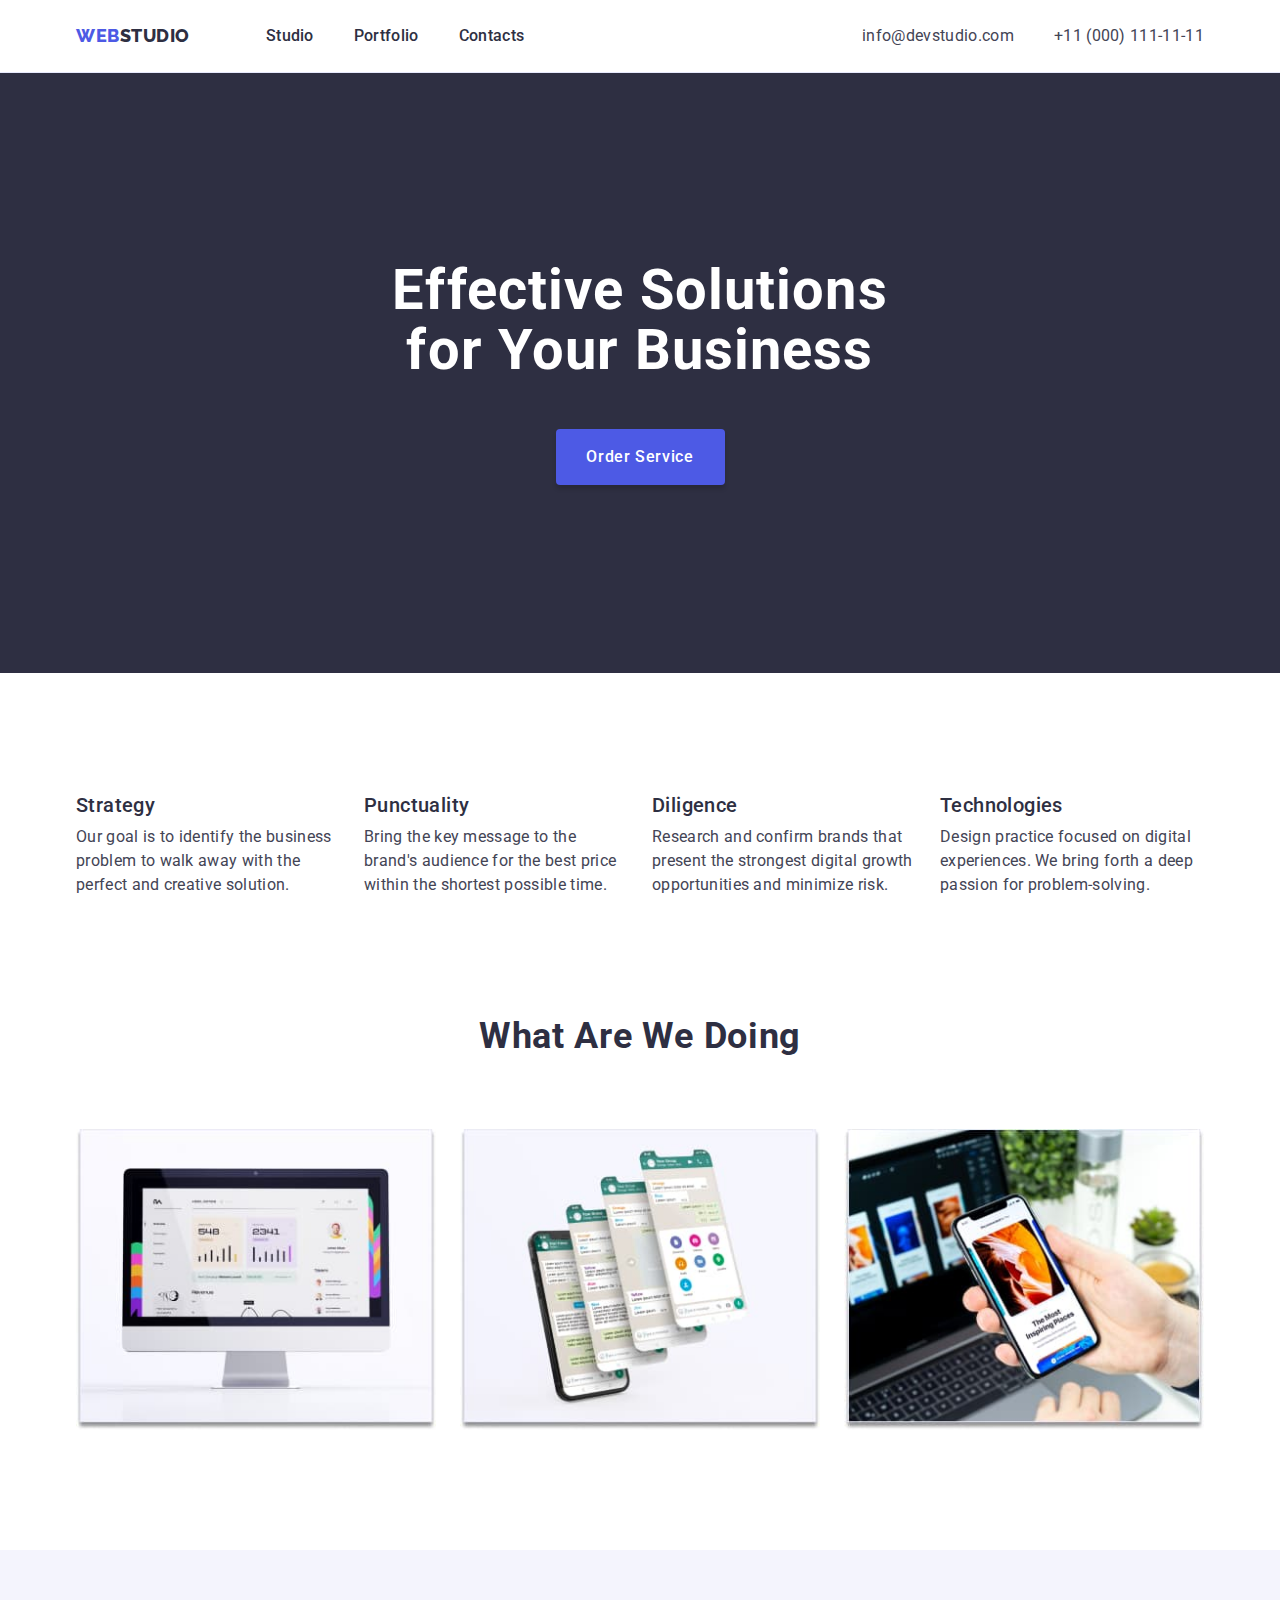
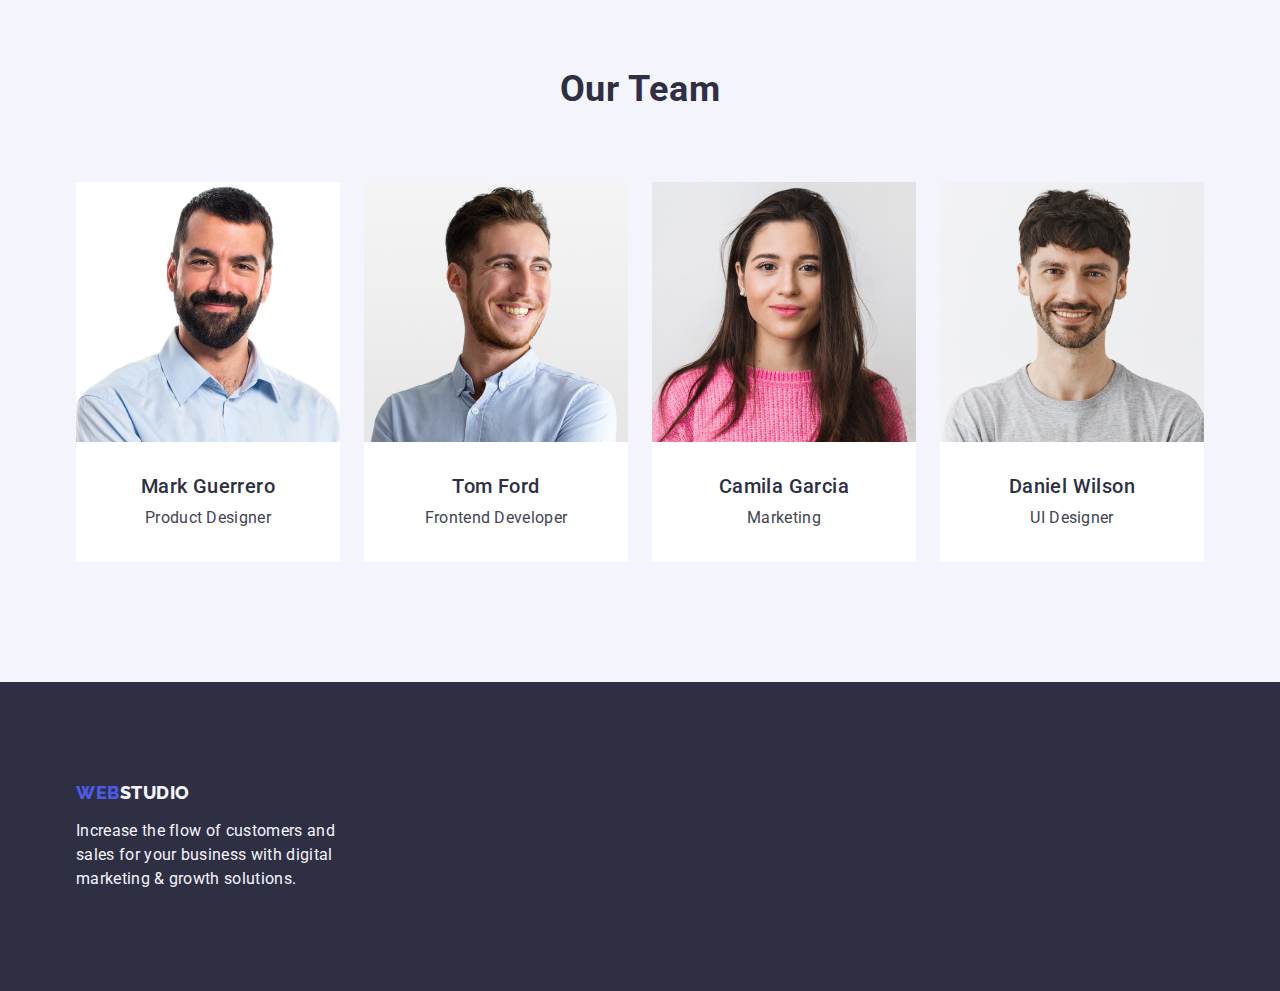
<file: index.html>
<!DOCTYPE html>
<html lang="en">
  <head>
    <meta charset="UTF-8" />
    <meta http-equiv="X-UA-Compatible" content="IE=edge" />
    <meta name="viewport" content="width=device-width, initial-scale=1.0" />
    <title>WebStudio</title>
    <link
      rel="stylesheet"
      href="https://cdnjs.cloudflare.com/ajax/libs/modern-normalize/1.0.0/modern-normalize.min.css"
    />
    <link rel="stylesheet" href="./css/styles.css" />
    <link rel="preconnect" href="https://fonts.googleapis.com" />
    <link rel="preconnect" href="https://fonts.gstatic.com" crossorigin />
    <link
      href="https://fonts.googleapis.com/css2?family=Raleway:wght@800&family=Roboto:wght@400;500;700;900&display=swap"
      rel="stylesheet"
    />
  </head>
  <body>
    <header class="header-border">
      <div class="container header-container">
        <nav class="list header-nav">
          <a class="logo link header-nav-link margin-logo" href="./index.html"
            >Web<span class="studio">Studio</span></a
          >

          <ul class="list header-list">
            <li>
              <a class="menu-link link header-nav-link" href="./index.html"
                >Studio</a
              >
            </li>
            <li>
              <a class="menu-link link header-nav-link" href="./portfolio.html"
                >Portfolio</a
              >
            </li>
            <li>
              <a class="menu-link link header-nav-link" href="">Contacts</a>
            </li>
          </ul>
        </nav>
        <address class="contact list">
          <ul class="list contact-list">
            <li>
              <a
                class="contact-link link header-nav-link"
                href="mailto:info@devstudio.com"
                >info@devstudio.com</a
              >
            </li>
            <li>
              <a
                class="contact-link link header-nav-link"
                href="tel:+110001111111"
                >+11 (000) 111-11-11</a
              >
            </li>
          </ul>
        </address>
      </div>
    </header>
    <main>
      <!-- Section 1 -->
      <section class="first-s section-order">
        <div class="container">
          <h1 class="sectionh order-container">
            Effective Solutions for Your Business
          </h1>
          <button class="btn-order order-container" type="button">
            Order Service
          </button>
        </div>
      </section>
      <!-- Section 2 -->
      <section class="section">
        <div class="container">
          <h2 class="visually-hidden">Section2</h2>
          <ul class="list section-info">
            <li class="section-info-list">
              <h3 class="sectionhhh">Strategy</h3>
              <p class="info-p">
                Our goal is to identify the business problem to walk away with
                the perfect and creative solution.
              </p>
            </li>
            <li class="section-info-list">
              <h3 class="sectionhhh">Punctuality</h3>
              <p class="info-p">
                Bring the key message to the brand's audience for the best price
                within the shortest possible time.
              </p>
            </li>
            <li class="section-info-list">
              <h3 class="sectionhhh">Diligence</h3>
              <p class="info-p">
                Research and confirm brands that present the strongest digital
                growth opportunities and minimize risk.
              </p>
            </li>
            <li class="section-info-list">
              <h3 class="sectionhhh">Technologies</h3>
              <p class="info-p">
                Design practice focused on digital experiences. We bring forth a
                deep passion for problem-solving.
              </p>
            </li>
          </ul>
        </div>
      </section>
      <!-- Section 3 -->
      <section class="section sectoin-what">
        <div class="container">
          <h2 class="secthh list">What are we doing</h2>
          <ul class="list whatarewedoing">
            <li class="img-list">
              <img
                src="./images/img-1.jpg"
                alt="computer"
                width="360"
                height="300"
              />
            </li>
            <li class="img-list">
              <img
                src="./images/img-2.jpg"
                alt="iphone"
                width="360"
                height="300"
              />
            </li>
            <li class="img-list">
              <img
                src="./images/img-3.jpg"
                alt="computer and iphone"
                width="360"
                height="300"
              />
            </li>
          </ul>
        </div>
      </section>
      <!-- Section 4 -->
      <section class="sectionteam section">
        <div class="container">
          <h2 class="secthh list">Our Team</h2>
          <ul class="list whatarewedoing">
            <li class="team-back">
              <img
                src="./images/team-1.jpg"
                alt="a man with a beard"
                width="264"
              />
              <div class="name-and-job">
                <h3 class="section4">Mark Guerrero</h3>
                <p class="info-4">Product Designer</p>
              </div>
            </li>
            <li class="team-back">
              <img
                src="./images/team-2.jpg"
                alt="a man in a shirt"
                width="264"
              />
              <div class="name-and-job">
                <h3 class="section4">Tom Ford</h3>
                <p class="info-4">Frontend Developer</p>
              </div>
            </li>

            <li class="team-back">
              <img
                src="./images/team-3.jpg"
                alt="a girl in a pink sweater"
                width="264"
              />
              <div class="name-and-job">
                <h3 class="section4">Camila Garcia</h3>
                <p class="info-4">Marketing</p>
              </div>
            </li>
            <li class="team-back">
              <img
                src="./images/team-4.jpg"
                alt="a man in a sriyan jacket"
                width="264"
              />
              <div class="name-and-job">
                <h3 class="section4">Daniel Wilson</h3>
                <p class="info-4">UI Designer</p>
              </div>
            </li>
          </ul>
        </div>
      </section>
    </main>
    <footer class="end">
      <div class="container">
        <a class="logo link footer-logo" href="./index.html"
          >Web<span class="st-footer">Studio</span></a
        >
        <p class="footend">
          Increase the flow of customers and sales for your business with
          digital marketing & growth solutions.
        </p>
      </div>
    </footer>
  </body>
</html>
</file>
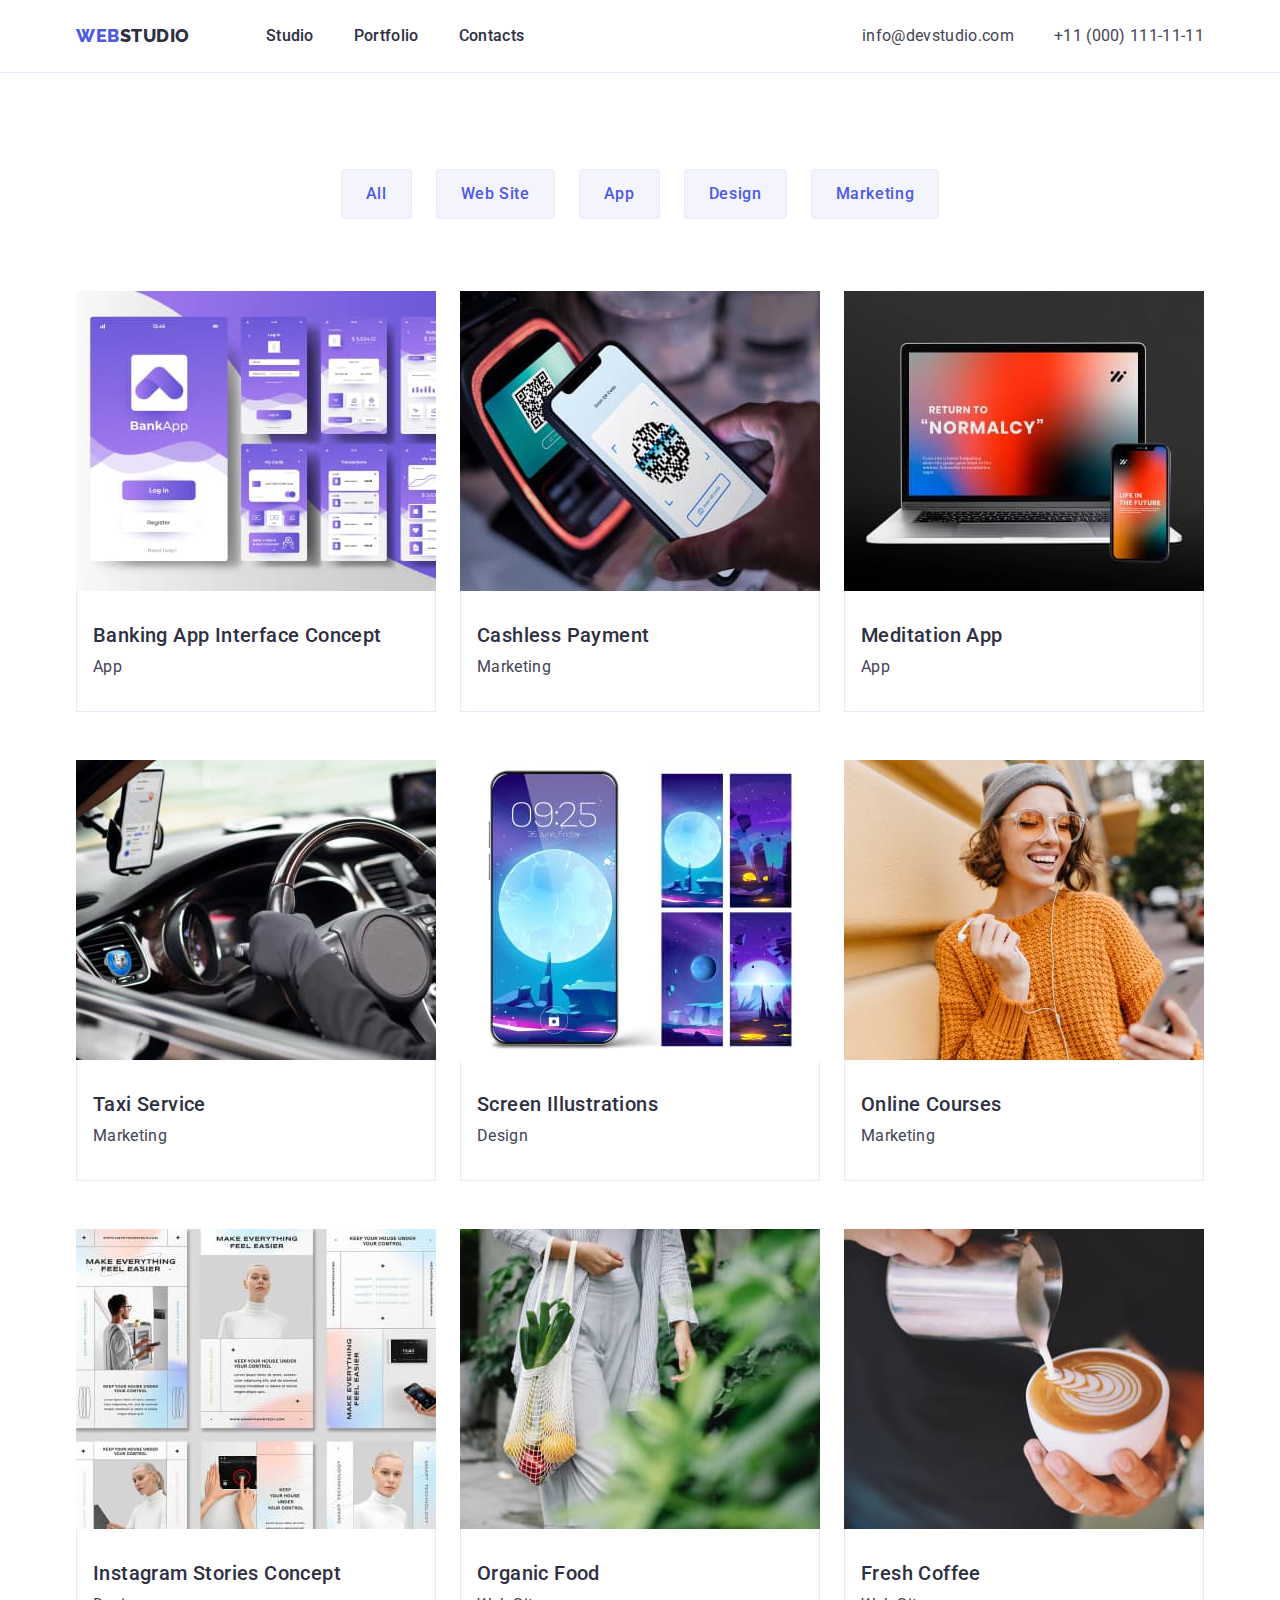
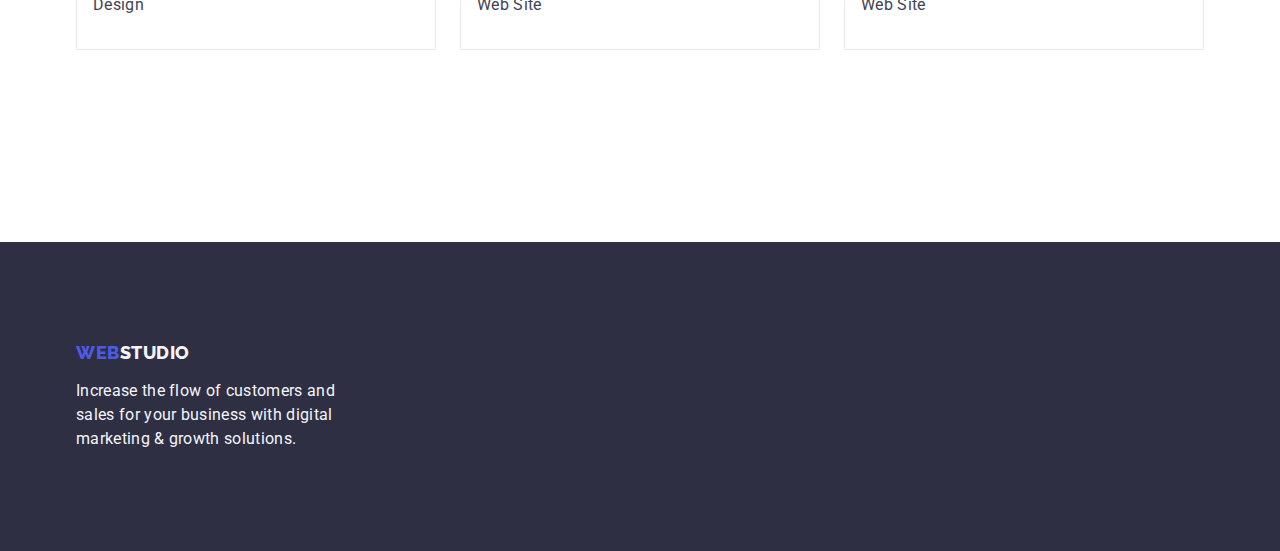
<file: portfolio.html>
<!DOCTYPE html>
<html lang="en">
  <head>
    <meta charset="UTF-8" />
    <meta http-equiv="X-UA-Compatible" content="IE=edge" />
    <meta name="viewport" content="width=device-width, initial-scale=1.0" />
    <title>Document</title>
    <link
      rel="stylesheet"
      href="https://cdnjs.cloudflare.com/ajax/libs/modern-normalize/1.0.0/modern-normalize.min.css"
    />
    <link rel="stylesheet" href="./css/styles.css" />
    <link rel="preconnect" href="https://fonts.googleapis.com" />
    <link rel="preconnect" href="https://fonts.gstatic.com" crossorigin />
    <link
      href="https://fonts.googleapis.com/css2?family=Raleway:wght@800&family=Roboto:wght@400;500;700;900&display=swap"
      rel="stylesheet"
    />
  </head>
  <body>
    <header class="header-border">
      <div class="container header-container">
        <nav class="list header-nav">
          <a class="logo link header-nav-link margin-logo" href="./index.html"
            >Web<span class="studio">Studio</span></a
          >

          <ul class="list header-list">
            <li>
              <a class="menu-link link header-nav-link" href="./index.html"
                >Studio</a
              >
            </li>
            <li>
              <a class="menu-link link header-nav-link" href="./portfolio.html"
                >Portfolio</a
              >
            </li>
            <li>
              <a class="menu-link link header-nav-link" href="">Contacts</a>
            </li>
          </ul>
        </nav>
        <address class="contact list">
          <ul class="list contact-list">
            <li>
              <a
                class="contact-link link header-nav-link"
                href="mailto:info@devstudio.com"
                >info@devstudio.com</a
              >
            </li>
            <li>
              <a
                class="contact-link link header-nav-link"
                href="tel:+110001111111"
                >+11 (000) 111-11-11</a
              >
            </li>
          </ul>
        </address>
      </div>
    </header>
    <main>
      <section class="section-all-btn">
        <div class="container">
          <h1 class="visually-hidden">Sec1</h1>

          <ul class="list btnflex">
            <li><button type="button" class="btn-all">All</button></li>
            <li><button type="button" class="btn-all">Web Site</button></li>
            <li><button type="button" class="btn-all">App</button></li>
            <li><button type="button" class="btn-all">Design</button></li>
            <li><button type="button" class="btn-all">Marketing</button></li>
          </ul>

          <ul class="list imgdev">
            <li class="portfolio-list">
              <a href="" class="link">
                <img
                  src="./images/p-images/p-1.jpg"
                  alt="app"
                  width="360"
                  height="300"
                />
                <div class="portfolio-img-dev">
                  <h2 class="images-text">Banking App Interface Concept</h2>
                  <p class="images-dev">App</p>
                </div></a
              >
            </li>
            <li class="portfolio-list">
              <a href="" class="link">
                <img
                  src="./images/p-images/p-2.jpg"
                  alt="iphone"
                  width="360"
                  height="300"
                />
                <div class="portfolio-img-dev">
                  <h2 class="images-text">Cashless Payment</h2>
                  <p class="images-dev">Marketing</p>
                </div></a
              >
            </li>
            <li class="portfolio-list">
              <a href="" class="link">
                <img
                  src="./images/p-images/p-3.jpg"
                  alt="laptop"
                  width="360"
                  height="300"
                />
                <div class="portfolio-img-dev">
                  <h2 class="images-text">Meditation App</h2>
                  <p class="images-dev">App</p>
                </div></a
              >
            </li>
            <li class="portfolio-list">
              <a href="" class="link">
                <img
                  src="./images/p-images/p-4.jpg"
                  alt="car"
                  width="360"
                  height="300"
                />
                <div class="portfolio-img-dev">
                  <h2 class="images-text">Taxi Service</h2>
                  <p class="images-dev">Marketing</p>
                </div></a
              >
            </li>
            <li class="portfolio-list">
              <a href="" class="link">
                <img
                  src="./images/p-images/p-5.jpg"
                  alt="iphone"
                  width="360"
                  height="300"
                />
                <div class="portfolio-img-dev">
                  <h2 class="images-text">Screen Illustrations</h2>
                  <p class="images-dev">Design</p>
                </div></a
              >
            </li>
            <li class="portfolio-list">
              <a href="" class="link">
                <img
                  src="./images/p-images/p-6.jpg"
                  alt="the girl is holding the phone"
                  width="360"
                  height="300"
                />
                <div class="portfolio-img-dev">
                  <h2 class="images-text">Online Courses</h2>
                  <p class="images-dev">Marketing</p>
                </div></a
              >
            </li>
            <li class="portfolio-list">
              <a href="" class="link">
                <img
                  src="./images/p-images/p-7.jpg"
                  alt="app"
                  width="360"
                  height="300"
                />
                <div class="portfolio-img-dev">
                  <h2 class="images-text">Instagram Stories Concept</h2>
                  <p class="images-dev">Design</p>
                </div></a
              >
            </li>
            <li class="portfolio-list">
              <a href="" class="link">
                <img
                  src="./images/p-images/p-8.jpg"
                  alt="Food"
                  width="360"
                  height="300"
                />
                <div class="portfolio-img-dev">
                  <h2 class="images-text">Organic Food</h2>
                  <p class="images-dev">Web Site</p>
                </div></a
              >
            </li>
            <li class="portfolio-list">
              <a href="" class="link">
                <img
                  src="./images/p-images/p-9.jpg"
                  alt="Coffe"
                  width="360"
                  height="300"
                />
                <div class="portfolio-img-dev">
                  <h2 class="images-text">Fresh Coffee</h2>
                  <p class="images-dev">Web Site</p>
                </div></a
              >
            </li>
          </ul>
        </div>
      </section>
    </main>
    <footer class="end">
      <div class="container section-footer">
        <a class="logo link footer-logo" href="./index.html"
          >Web<span class="st-footer">Studio</span></a
        >
        <p class="footend">
          Increase the flow of customers and sales for your business with
          digital marketing & growth solutions.
        </p>
      </div>
    </footer>
  </body>
</html>
</file>
<file: css/styles.css>
:root {
    --back-cl:#FFFFFF;
    --text-cl:#4d5ae5;
    --logo-span:#2e2f42;
    --hover-cl: #404bbf;
    --contact-cl: #434455;
    --back-btn-cl: #f4f4fd;

}

.btn-all {
    display: block;
    font-family: "Roboto", sans-serif;
    font-weight: 500;font-size: 16px;
    line-height: 1.5;
    border: 1px solid #E7E9FC;
    border-radius: 4px;
    letter-spacing: 0.04em;
    color: var(--text-cl);
    background-color: var(--back-btn-cl);
    cursor: pointer;
    padding: 12px 24px;
    
}
.images-text {
    font-weight: 500;
    font-size: 20px;
    line-height: 1.2;
    letter-spacing: 0.02em;
    color: var(--logo-span);
    margin-bottom: 8px;
}
.images-dev {
    font-size: 16px;
    line-height: 1.5;
    letter-spacing: 0.02em;
    color: var(--contact-cl);
}
.btn-all:hover, .btn-all:focus{
    color: var(--back-cl);
    background-color: var(--hover-cl);
    border: 1px solid transparent;
}

body {
    font-family: "Roboto", sans-serif;
    color: var(--contact-cl);
    background-color: var(--back-cl);
}
.logo {
    font-family: "Raleway", sans-serif;
    font-weight: 800;
    font-size: 18px;
    line-height: 1.17;
    letter-spacing: 0.03em;
    text-transform: uppercase;
    color:var(--text-cl);  
    
    
}
.link {
    text-decoration: none;
}
.studio {
    color: var(--logo-span);
}
.list {
    list-style: none;
    padding: 0;
    margin: 0;
}
.menu-link {
    font-weight: 500;
    font-size: 16px;
    line-height: 1.5;
    letter-spacing: 0.02em;
    color: var(--logo-span);
}
.menu-link:hover,
.menu-link:focus{
color: var(--hover-cl);

}
.contact {
    font-style: normal;
}
.contact-link {
    font-size: 16px;
    line-height: 1.5;
    letter-spacing: 0.02em;
    color: var(--contact-cl);
}
.contact-link:hover, .contact-link:focus{
    color: var(--hover-cl);
}
.first-s {
    background-color: var(--logo-span);
}
.sectionh {
    font-size: 56px;
    line-height: 1.07;
    text-align: center;
    letter-spacing: 0.02em;
    color: var(--back-cl);
    max-width: 496px;
    margin-bottom: 48px;
}
.btn-order {
    display: block;
    background-color: #4D5AE5;
    font-family: "Roboto",sans-serif;
    font-weight: 500;
    font-size: 16px;
    line-height: 1.5;
    letter-spacing: 0.04em;
    box-shadow: 0px 4px 4px rgba(0, 0, 0, 0.15);
    border-radius: 4px;
    border: 0;
    color: var(--back-cl);
    cursor: pointer;
    min-width: 169px;
    min-height: 56px;
    border-radius: 4px;
}
.btn-order:hover, .btn-order:focus {
    color: var(--back-cl);
    background-color: var(--hover-cl);
    
}
.visually-hidden {
    position: absolute;
    width: 1px;
    height: 1px;
    margin: -1px;
    border: 0;
    padding: 0;

    white-space: nowrap;
    clip-path: inset(100%);
    clip: rect(0 0 0 0);
    overflow: hidden;
}
.sectionhhh {
    font-weight: 500;
    font-size: 20px;
    line-height: 1.2;
    letter-spacing: 0.02em;
    color: var(--logo-span);
    margin-bottom: 8px;
    
}


.info-p {
    font-size: 16px;
    line-height: 1.5;
    letter-spacing: 0.02em;
    color: var(--contact-cl);
    width: 264px;
    
}
.info-4 {
    font-size: 16px;
        line-height: 1.5;
        letter-spacing: 0.02em;
        color: var(--contact-cl);
        text-align: center;
}
.section4 {
font-weight: 500;
    font-size: 20px;
    line-height: 1.2;
    letter-spacing: 0.02em;
    color: var(--logo-span);
    margin-bottom: 8px;
    text-align: center;
}
.secthh {
    font-size: 36px;
    line-height: 1.11;
    text-align: center;
    letter-spacing: 0.02em;
    text-transform: capitalize;
    color: var(--logo-span);
   margin-bottom: 72px;
}
.sectionteam {
    background-color:var(--back-btn-cl);
}
.team-back {
    background-color: #FFFFFF;
    
    width: calc((100% - 72px) / 4);
}
.end {
    background-color: var(--logo-span);
    padding: 100px 0;
}
.st-footer {
    color: var(--back-btn-cl);
}
.footend {
    font-family: 'Roboto' ,sans-serif;
        font-style: normal;
        font-weight: 400;
        font-size: 16px;
        line-height: 24px;
        letter-spacing: 0.02em;
        color: var(--back-btn-cl);
        width: 264px;
}
.container {
    width: 1158px;
    margin-left: auto;
    margin-right: auto;
    padding-left: 15px;
    padding-right: 15px;
    align-items: center;
}
h1,h2,h3,h4,h5,h6,p {
    margin: 0;
}
ul, ol {
    margin: 0;
    padding: 0;
}
img {
    display: block;
    max-width: 100%;
    height: auto;
}
.header-container {
    display: flex;
    
   
}
.header-border {
    border-bottom: 1px solid #e7e9fc;
}
.header-nav {
    display: flex;
    margin-right: auto;
    align-items: center;
}
.header-list {
    display: flex;
    align-items: center;
    gap: 40px;
}
.contact-list {
    display: flex;
    align-items: center;
    gap: 40px;
}
.header-nav-link {
    display: block;
    padding-top: 24px;
    padding-bottom: 24px;
    
}
.margin-logo {
    margin-right: 76px;
}
.section-order {
    padding-top: 188px;
    padding-bottom: 188px;
}
.section {
    padding-top: 120px;
    padding-bottom: 120px;
}
.order-container {
    margin-left: auto;
    margin-right: auto;
}
.section-info {
    display: flex;
    gap: 24px;
}

.sectoin-what{
    padding-top: 0;
}
.whatarewedoing {
  
    display: flex;
    gap: 24px;
}

   

.footer-logo {
    display: inline-block;;
    margin-bottom: 16px;
}
.btnflex {
    
    display: flex;
    gap: 24px;
    justify-content: center;
    margin-bottom: 72px;
    
   
    
}

.imgdev {
    display: flex;
    flex-wrap: wrap;
    row-gap: 48px;
    column-gap: 24px;
    
    margin-bottom: 72px
    
    
}
.section-all-btn {
    padding-top: 96px;
    padding-bottom: 120px;
}
.section-info-list {
    width: calc((100% - 72px) / 4);
}
.img-list {
    width: calc((100% - 48px) / 3);
}
.name-and-job {
    padding-top: 32px;
    padding-bottom: 32px;
    padding-left: 16px;
    padding-right: 16px;
    border-radius: 0px 0px 4px 4px;
}
.portfolio-list {
    width: calc((100% - 48px) / 3);
}
.portfolio-img-dev {
    padding: 32px 16px;
    border: 1px solid #e7e9fc;
    border-top: none;
    
}
</file>
